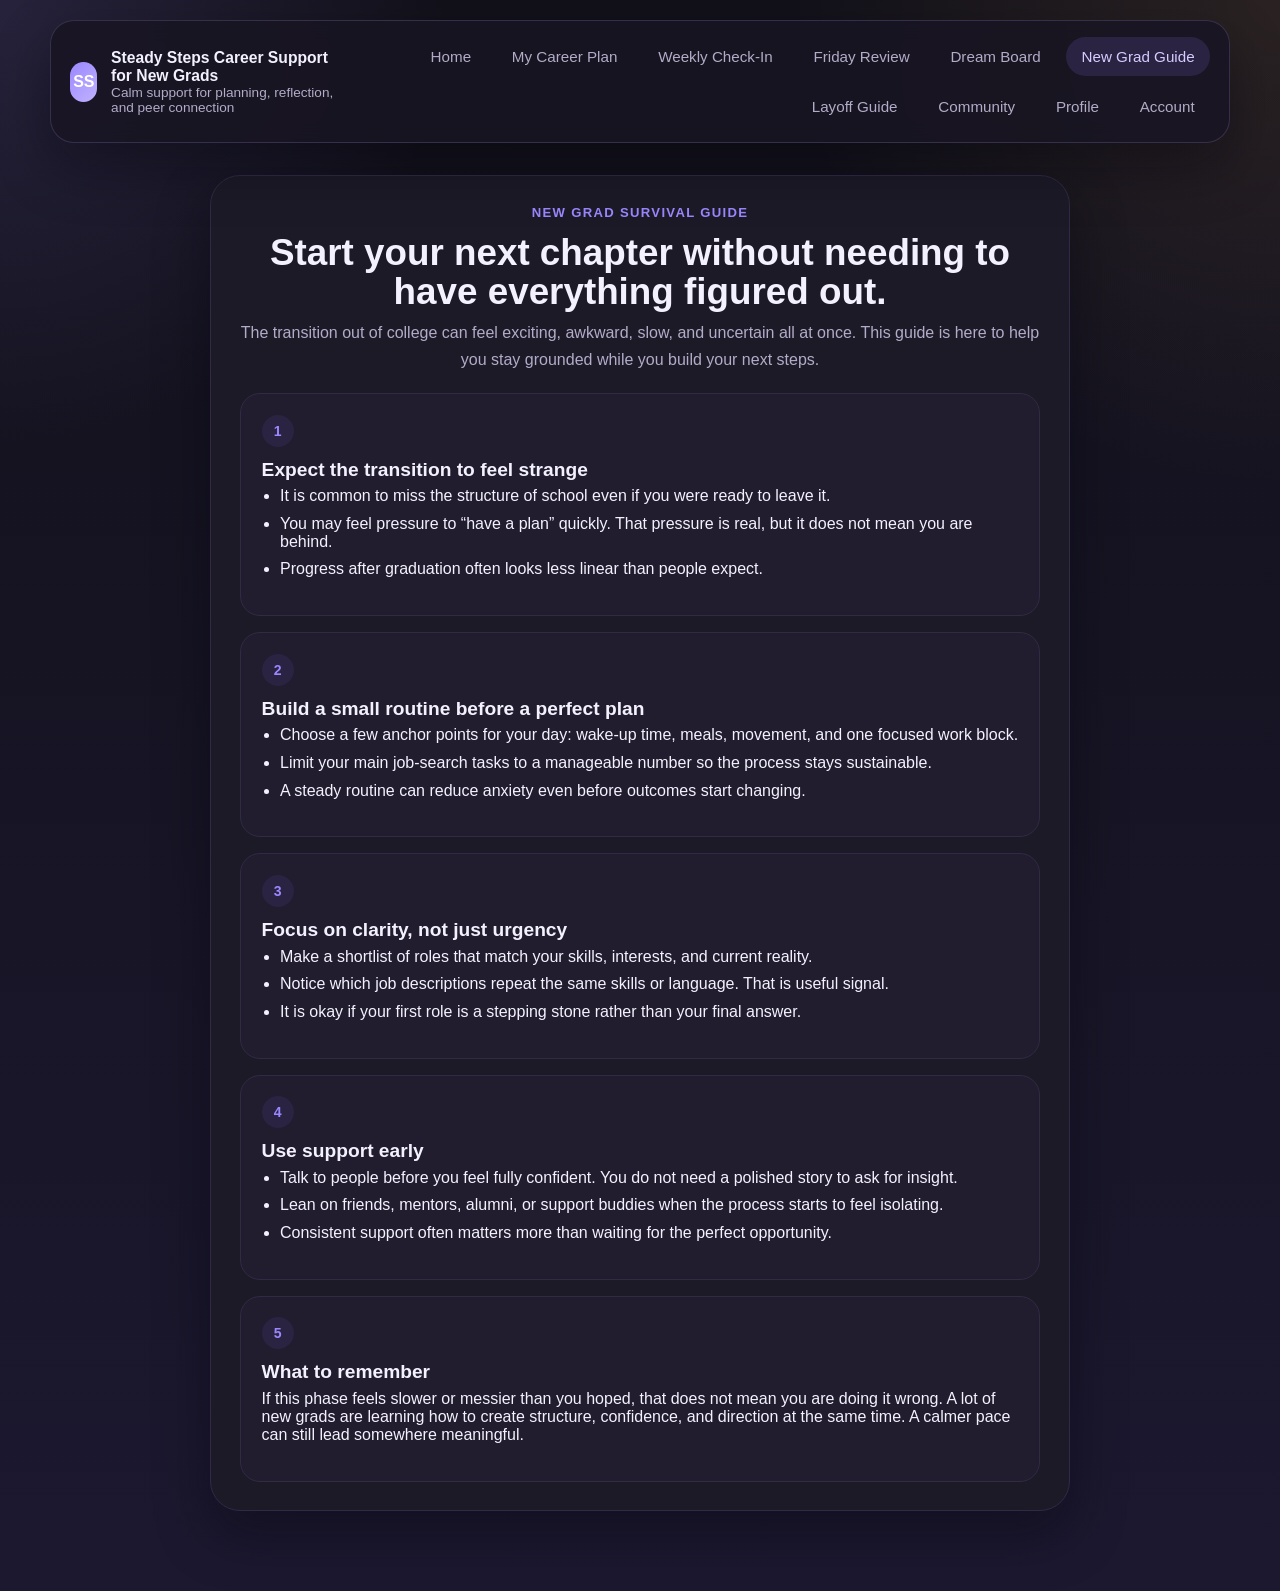
<file: new-grad-guide.html>
<!DOCTYPE html>
<html lang="en">
  <head>
    <meta charset="UTF-8" />
    <meta name="viewport" content="width=device-width, initial-scale=1.0" />
    <title>New Grad Guide | Steady Steps</title>
    <link rel="stylesheet" href="styles.css" />
  </head>
  <body data-page="new-grad-guide">
    <div class="site-shell">
      <nav class="topbar">
        <div class="brand">
          <div class="brand-mark">SS</div>
          <div class="brand-copy">
            <strong>Steady Steps Career Support for New Grads</strong>
            <span>Calm support for planning, reflection, and peer connection</span>
          </div>
        </div>

        <div class="nav-links">
          <a href="index.html">Home</a>
          <a href="career-plan.html">My Career Plan</a>
          <a href="weekly-check-in.html">Weekly Check-In</a>
          <a href="friday-review.html">Friday Review</a>
          <a href="dream-board.html">Dream Board</a>
          <a class="active" href="new-grad-guide.html">New Grad Guide</a>
          <a href="layoff-guide.html">Layoff Guide</a>
          <a href="community.html">Community</a>
          <a href="profile.html">Profile</a>
          <a href="auth.html">Account</a>
        </div>
      </nav>

      <main class="single-column">
        <section class="panel">
          <div class="section-heading">
            <p class="eyebrow">New Grad Survival Guide</p>
            <h2>Start your next chapter without needing to have everything figured out.</h2>
            <p class="section-copy">
              The transition out of college can feel exciting, awkward, slow, and uncertain all at once.
              This guide is here to help you stay grounded while you build your next steps.
            </p>
          </div>

          <section class="section-card">
            <div class="section-label">1</div>
            <h3>Expect the transition to feel strange</h3>
            <ul>
              <li>It is common to miss the structure of school even if you were ready to leave it.</li>
              <li>You may feel pressure to “have a plan” quickly. That pressure is real, but it does not mean you are behind.</li>
              <li>Progress after graduation often looks less linear than people expect.</li>
            </ul>
          </section>

          <section class="section-card">
            <div class="section-label">2</div>
            <h3>Build a small routine before a perfect plan</h3>
            <ul>
              <li>Choose a few anchor points for your day: wake-up time, meals, movement, and one focused work block.</li>
              <li>Limit your main job-search tasks to a manageable number so the process stays sustainable.</li>
              <li>A steady routine can reduce anxiety even before outcomes start changing.</li>
            </ul>
          </section>

          <section class="section-card">
            <div class="section-label">3</div>
            <h3>Focus on clarity, not just urgency</h3>
            <ul>
              <li>Make a shortlist of roles that match your skills, interests, and current reality.</li>
              <li>Notice which job descriptions repeat the same skills or language. That is useful signal.</li>
              <li>It is okay if your first role is a stepping stone rather than your final answer.</li>
            </ul>
          </section>

          <section class="section-card">
            <div class="section-label">4</div>
            <h3>Use support early</h3>
            <ul>
              <li>Talk to people before you feel fully confident. You do not need a polished story to ask for insight.</li>
              <li>Lean on friends, mentors, alumni, or support buddies when the process starts to feel isolating.</li>
              <li>Consistent support often matters more than waiting for the perfect opportunity.</li>
            </ul>
          </section>

          <section class="section-card">
            <div class="section-label">5</div>
            <h3>What to remember</h3>
            <p>
              If this phase feels slower or messier than you hoped, that does not mean you are doing it wrong.
              A lot of new grads are learning how to create structure, confidence, and direction at the same time.
              A calmer pace can still lead somewhere meaningful.
            </p>
          </section>
        </section>
      </main>
    </div>
  </body>
</html>
</file>
<file: styles.css>
:root {
  --bg: #12111a;
  --bg-alt: #1c1830;
  --card: #1d1a28;
  --text: #f4f1ff;
  --muted: #b2acc8;
  --line: #302a45;
  --primary: #9b87ff;
  --primary-soft: #2a2342;
  --accent-soft: #36291f;
  --shadow: 0 24px 54px rgba(6, 6, 12, 0.38);
}

* {
  box-sizing: border-box;
}

html {
  scroll-behavior: smooth;
}

body {
  margin: 0;
  font-family: Arial, sans-serif;
  color: var(--text);
  background:
    radial-gradient(circle at top right, rgba(255, 184, 107, 0.1), transparent 24%),
    radial-gradient(circle at top left, rgba(155, 135, 255, 0.15), transparent 22%),
    linear-gradient(180deg, var(--bg) 0%, var(--bg-alt) 100%);
}

a {
  color: inherit;
  text-decoration: none;
}

h1,
h2,
h3,
h4,
p {
  margin-top: 0;
}

h1 {
  margin-bottom: 1rem;
  font-size: clamp(2.7rem, 7vw, 4.9rem);
  line-height: 0.98;
  letter-spacing: -0.04em;
}

h2 {
  margin-bottom: 0.5rem;
  font-size: clamp(1.7rem, 4vw, 2.3rem);
  line-height: 1.08;
}

h3 {
  margin-bottom: 0.4rem;
  font-size: 1.2rem;
}

.site-shell {
  width: min(1180px, calc(100% - 2rem));
  margin: 0 auto;
  padding: 1.25rem 0 5rem;
}

.topbar {
  position: sticky;
  top: 0;
  z-index: 10;
  display: flex;
  align-items: center;
  justify-content: space-between;
  gap: 1rem;
  margin-bottom: 2rem;
  padding: 1rem 1.2rem;
  background: rgba(24, 21, 35, 0.88);
  border: 1px solid rgba(57, 50, 79, 0.92);
  border-radius: 24px;
  box-shadow: var(--shadow);
  backdrop-filter: blur(10px);
}

.brand {
  display: flex;
  align-items: center;
  gap: 0.85rem;
  min-width: 0;
}

.brand-mark {
  width: 2.5rem;
  height: 2.5rem;
  border-radius: 18px;
  display: inline-flex;
  align-items: center;
  justify-content: center;
  background: linear-gradient(135deg, var(--primary), #c0b2ff);
  color: #fff;
  font-weight: bold;
}

.brand-copy strong,
.brand-copy span {
  display: block;
}

.brand-copy strong {
  font-size: 0.98rem;
}

.brand-copy span,
.helper,
.section-copy,
.hero-copy,
.card-line,
.scale-note,
.save-status {
  color: var(--muted);
}

.brand-copy span,
.mini-label,
.helper,
.save-status {
  font-size: 0.85rem;
}

.save-status {
  margin-top: 0.75rem;
}

.nav-links {
  display: flex;
  flex-wrap: wrap;
  gap: 0.65rem;
  justify-content: flex-end;
}

.nav-links a {
  padding: 0.7rem 0.95rem;
  border-radius: 999px;
  color: var(--muted);
  font-size: 0.95rem;
}

.nav-links a:hover,
.nav-links a:focus,
.nav-links a.active {
  background: var(--primary-soft);
  color: #d6ccff;
}

.hero,
.page-grid,
.home-support-grid {
  display: grid;
  gap: 1.5rem;
}

.hero {
  grid-template-columns: minmax(0, 1.1fr) minmax(280px, 0.9fr);
  align-items: stretch;
  margin-bottom: 2rem;
}

.home-support-grid {
  grid-template-columns: minmax(0, 0.95fr) minmax(0, 1.05fr);
  margin-bottom: 2rem;
}

.page-grid {
  grid-template-columns: minmax(0, 1.15fr) minmax(0, 0.85fr);
}

.single-column {
  width: min(860px, 100%);
  margin: 0 auto;
}

.dream-layout {
  display: grid;
  grid-template-columns: minmax(0, 0.95fr) minmax(280px, 0.65fr);
  gap: 1.5rem;
}

.auth-layout {
  width: min(560px, 100%);
  margin: 0 auto;
}

.stack {
  display: grid;
  gap: 2rem;
}

.hero-card,
.panel,
.community-card,
.preview-card {
  background: var(--card);
  border: 1px solid var(--line);
  box-shadow: var(--shadow);
  border-radius: 30px;
}

.hero-card {
  padding: 3.4rem;
  text-align: center;
}

.preview-card,
.luma-card,
.panel {
  padding: 1.8rem;
}

.eyebrow {
  margin: 0 0 0.8rem;
  color: var(--primary);
  font-size: 0.82rem;
  font-weight: bold;
  letter-spacing: 0.1em;
  text-transform: uppercase;
}

.hero-copy,
.section-copy,
.helper,
.response-card p,
.response-card li,
input,
textarea,
select,
button {
  font-size: 1rem;
  line-height: 1.65;
}

.hero-copy {
  max-width: 44rem;
  margin-left: auto;
  margin-right: auto;
}

.hero-actions,
.card-actions {
  display: flex;
  flex-wrap: wrap;
  gap: 0.75rem;
}

.hero-actions {
  margin-top: 1.6rem;
  justify-content: center;
}

.button,
.button-secondary,
.message-button,
.buddy-button {
  border: 0;
  cursor: pointer;
  border-radius: 999px;
  padding: 0.95rem 1.25rem;
  transition: transform 160ms ease, background 160ms ease, box-shadow 160ms ease;
  font-size: 0.98rem;
}

.button {
  background: var(--primary);
  color: #130f20;
  box-shadow: 0 14px 30px rgba(155, 135, 255, 0.22);
}

.button-secondary,
.message-button {
  background: var(--accent-soft);
  color: #ffd8b0;
}

.buddy-button {
  padding: 0.85rem 1rem;
  background: var(--primary-soft);
  color: #d6ccff;
  font-size: 0.94rem;
}

.button:hover,
.button-secondary:hover,
.message-button:hover,
.buddy-button:hover,
.button:focus,
.button-secondary:focus,
.message-button:focus,
.buddy-button:focus {
  transform: translateY(-1px);
}

.preview-card,
.luma-card,
.profile-preview,
.support-list,
.chat-shell {
  display: grid;
  gap: 1rem;
}

.preview-block,
.section-card,
.metric-card,
.support-card,
.profile-summary {
  border-radius: 20px;
}

.preview-block {
  padding: 1rem;
  background: linear-gradient(180deg, rgba(155, 135, 255, 0.1), rgba(255, 184, 107, 0.08));
}

.preview-block strong,
.mini-label {
  display: block;
}

.section-heading {
  margin-bottom: 1.25rem;
  text-align: center;
}

.section-card {
  margin-top: 1rem;
  padding: 1.3rem;
  background: #211d2f;
  border: 1px solid var(--line);
}

.section-label {
  display: inline-flex;
  align-items: center;
  justify-content: center;
  min-width: 2rem;
  height: 2rem;
  margin-bottom: 0.75rem;
  border-radius: 999px;
  background: var(--primary-soft);
  color: var(--primary);
  font-weight: bold;
  font-size: 0.88rem;
}

.field {
  display: grid;
  gap: 0.45rem;
  margin-bottom: 1.15rem;
}

.field:last-child {
  margin-bottom: 0;
}

.field span,
.field legend {
  font-weight: bold;
}

input,
textarea,
select {
  width: 100%;
  border: 1px solid var(--line);
  border-radius: 18px;
  padding: 0.95rem 1rem;
  color: var(--text);
  background: #171420;
}

input::placeholder,
textarea::placeholder {
  color: #8e87a8;
}

textarea {
  min-height: 7rem;
  resize: vertical;
}

input:focus,
textarea:focus,
select:focus {
  outline: 2px solid rgba(122, 92, 255, 0.22);
  outline-offset: 2px;
}

fieldset {
  margin: 0;
  padding: 0;
  border: 0;
}

.scale-row,
.metrics-grid {
  display: grid;
  gap: 0.7rem;
}

.scale-row {
  grid-template-columns: repeat(5, minmax(0, 1fr));
  margin: 0.4rem 0;
}

.scale-row label {
  display: flex;
  align-items: center;
  justify-content: center;
  gap: 0.3rem;
  padding: 0.8rem 0.55rem;
  border-radius: 16px;
  border: 1px solid var(--line);
  background: #171420;
}

.metrics-grid {
  grid-template-columns: repeat(3, minmax(0, 1fr));
  margin-bottom: 1rem;
}

.metric-card,
.support-card {
  padding: 1rem;
  background: linear-gradient(180deg, #211d2f 0%, #191624 100%);
  border: 1px solid #3a3158;
}

.metric-card {
  text-align: center;
}

.response-card {
  margin-top: 1rem;
  padding: 1.35rem;
  border-radius: 22px;
  background: #211d2f;
  border: 1px solid #3a3158;
}

.response-card ul,
.section-card ul,
.response-card ol {
  margin: 0 0 1rem;
  padding-left: 1.15rem;
}

.response-card li + li,
.section-card li + li {
  margin-top: 0.6rem;
}

.profile-chip {
  display: inline-flex;
  align-items: center;
  gap: 0.45rem;
  padding: 0.45rem 0.75rem;
  border-radius: 999px;
  background: var(--primary-soft);
  color: var(--primary);
  font-size: 0.9rem;
}

.dream-entry {
  padding: 1.4rem;
  border-radius: 24px;
  background: linear-gradient(180deg, #241f36 0%, #191624 100%);
  border: 1px solid #3a3158;
}

.dream-meta {
  margin-bottom: 1rem;
  color: var(--muted);
  font-size: 0.92rem;
}

.dream-quote {
  margin: 1rem 0;
  padding: 1rem 1.1rem;
  border-left: 3px solid var(--primary);
  background: rgba(155, 135, 255, 0.08);
  border-radius: 0 18px 18px 0;
}

.profile-header {
  display: flex;
  align-items: center;
  gap: 0.9rem;
}

.profile-avatar {
  width: 4.25rem;
  height: 4.25rem;
  border-radius: 20px;
  object-fit: cover;
  border: 1px solid #4a3c70;
  background: linear-gradient(135deg, #2a2342, #36291f);
  display: inline-flex;
  align-items: center;
  justify-content: center;
  color: var(--primary);
  font-weight: bold;
  flex-shrink: 0;
}

.checkbox-row {
  display: flex;
  align-items: center;
  gap: 0.7rem;
  padding: 0.9rem 1rem;
  border: 1px solid var(--line);
  border-radius: 18px;
  background: #171420;
}

.checkbox-row input {
  width: auto;
  margin: 0;
}

.community-grid {
  display: grid;
  gap: 1rem;
}

.auth-actions {
  display: flex;
  flex-wrap: wrap;
  gap: 0.75rem;
  margin-top: 1rem;
}

.auth-note {
  padding: 1rem;
  border-radius: 18px;
  background: #211d2f;
  border: 1px solid #3a3158;
  color: var(--muted);
}

.community-card {
  padding: 1.35rem;
  background: linear-gradient(180deg, #211d2f 0%, #191624 100%);
}

.community-top {
  display: flex;
  align-items: start;
  justify-content: space-between;
  gap: 1rem;
  margin-bottom: 0.85rem;
}

.card-tag {
  display: inline-flex;
  padding: 0.35rem 0.65rem;
  border-radius: 999px;
  background: #2b2442;
  color: #b9abff;
  font-size: 0.84rem;
}

.community-grid .message-button {
  background: var(--primary);
  color: #130f20;
  box-shadow: 0 10px 24px rgba(155, 135, 255, 0.18);
}

.safety-note,
.chat-note {
  padding: 0.95rem 1rem;
  border-radius: 18px;
  line-height: 1.5;
}

.safety-note {
  margin-top: 1rem;
  background: #2b2119;
  border: 1px solid #57412a;
  color: #ffd7ad;
}

.luma-card {
  background: linear-gradient(180deg, #211d2f 0%, #181522 100%);
}

.luma-header {
  display: flex;
  align-items: center;
  gap: 0.85rem;
}

.luma-badge {
  width: 2.5rem;
  height: 2.5rem;
  border-radius: 16px;
  display: inline-flex;
  align-items: center;
  justify-content: center;
  background: linear-gradient(135deg, var(--primary), #b4a4ff);
  color: #fff;
  font-weight: bold;
}

.chat-window {
  min-height: 14rem;
  max-height: 20rem;
  overflow-y: auto;
  padding: 1rem;
  border-radius: 22px;
  background: #171420;
  border: 1px solid #3a3158;
}

.chat-bubble {
  max-width: 92%;
  margin-bottom: 0.75rem;
  padding: 0.85rem 1rem;
  border-radius: 18px;
  line-height: 1.55;
}

.chat-bubble.bot {
  background: #2a2342;
  border-top-left-radius: 8px;
}

.chat-bubble.user {
  margin-left: auto;
  background: #36291f;
  border-top-right-radius: 8px;
}

.chat-note {
  background: #2b2119;
  border: 1px solid #57412a;
  color: #ffd7ad;
  font-size: 0.9rem;
}

.hidden {
  display: none;
}

@media (max-width: 960px) {
  .hero,
  .page-grid,
  .home-support-grid,
  .dream-layout {
    grid-template-columns: 1fr;
  }

  .topbar {
    position: static;
    flex-direction: column;
    align-items: stretch;
  }

  .nav-links {
    justify-content: flex-start;
  }
}

@media (max-width: 640px) {
  .site-shell {
    width: min(100% - 1rem, 1180px);
    padding-top: 0.75rem;
  }

  .hero-card,
  .panel,
  .preview-card,
  .community-card {
    border-radius: 22px;
  }

  .hero-card,
  .panel,
  .preview-card,
  .luma-card {
    padding: 1.25rem;
  }

  .hero-card {
    padding: 1.7rem;
  }

  .scale-row {
    grid-template-columns: repeat(5, minmax(0, 1fr));
    gap: 0.45rem;
  }

  .metrics-grid {
    grid-template-columns: 1fr;
  }

  .scale-row label {
    padding: 0.7rem 0.3rem;
    font-size: 0.9rem;
  }
}
</file>
